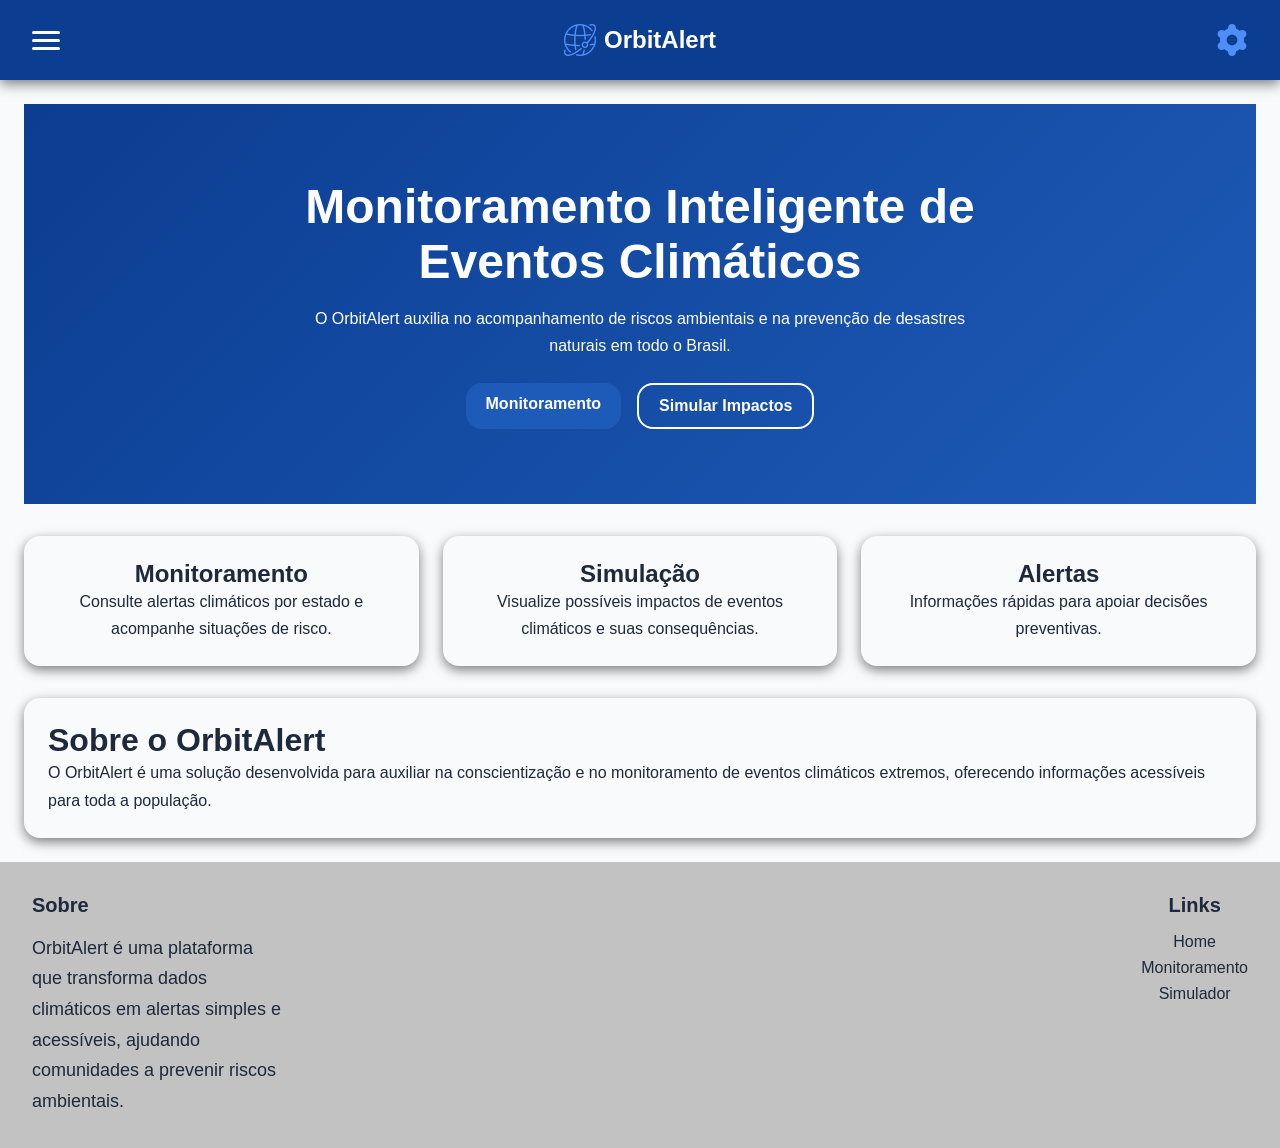
<file: index.html>
<!doctype html>
<html lang="pt-br">
  <head>
    <meta charset="UTF-8" />
    <meta name="viewport" content="width=device-width, initial-scale=1.0" />
    <title>OrbitAlert - Pagina Inicial</title>
    <!-- Css e Java Script externos-->
    <link rel="stylesheet" href="css/main.css" />
    <link rel="stylesheet" href="css/paginas/home.css" />
    <script type="module" src="js/main.js" defer></script>
  </head>
  <body>
    <!--Header-->
    <header class="header">
      <!-- Menu Hamburguer -->
      <button class="menu-btn" id="menuBtn">
        <span></span>
        <span></span>
        <span></span>
      </button>

      <!-- Logo -->
      <a href="index.html" class="logo logo-link">
        <img
          src="assets/icones/logo.png"
          alt="Logo OrbitAlert"
          class="logo-image"
        />
        <h1>OrbitAlert</h1>
      </a>
      <!-- Botões de Configurações -->
      <div class="config">
        <button class="config-btn" id="openconfig">
          <img src="assets/icones/configuracoes.png" alt="Configurações" />
        </button>

        <!-- Dropdown -->
        <div class="config-dropdown" id="configmenu">
          <h3>Aparência</h3>
          <div class="theme-setting">
            <span>Tema Escuro</span>
            <label class="switch">
              <input type="checkbox" id="themeToggle" />
              <span class="slider"></span>
            </label>
          </div>
        </div>
      </div>
    </header>

    <aside>
      <nav class="menu-lateral" id="menuLateral">
        <ul>
          <li>
            <a href="index.html">
              <img src="assets/icones/home.png" alt="Home" />
              <span>Home</span>
            </a>
          </li>

          <li>
            <a href="paginas/sobre.html">
              <img src="assets/icones/sobre.png" alt="Sobre" />
              <span>Sobre</span>
            </a>
          </li>

          <li>
            <a href="paginas/monitoramento.html">
              <img
                src="assets/icones/monitoramento.png"
                alt="Monitoramento"
              />
              <span>Monitoramento</span>
            </a>
          </li>

          <li>
            <a href="paginas/simulador.html">
              <img src="assets/icones/simulacao.png" alt="Simulador" />
              <span>Simulador</span>
            </a>
          </li>

          <li>
            <a href="paginas/faq.html">
              <img src="assets/icones/faq.png" alt="FAQ" />
              <span>FAQ</span>
            </a>
          </li>

          <li>
            <a href="paginas/integrantes.html">
              <img src="assets/icones/integrantes.png" alt="Integrantes" />
              <span>Integrantes</span>
            </a>
          </li>

          <li>
            <a href="paginas/contato.html">
              <img src="assets/icones/contato.png" alt="Contato" />
              <span>Contato</span>
            </a>
          </li>
        </ul>
      </nav>
    </aside>

    <main class="home">
      <section class="hero">
        <div class="hero-content">
          <h2>Monitoramento Inteligente de Eventos Climáticos</h2>

          <p>
            O OrbitAlert auxilia no acompanhamento de riscos ambientais e na
            prevenção de desastres naturais em todo o Brasil.
          </p>

          <div class="hero-actions">
            <a href="paginas/monitoramento.html" class="btn">
              Monitoramento
            </a>

            <a href="paginas/simulador.html" class="btn btn-secondary">
              Simular Impactos
            </a>
          </div>
        </div>
      </section>

      <section class="features">
        <article class="card">
          <h3>Monitoramento</h3>

          <p>
            Consulte alertas climáticos por estado e acompanhe situações de
            risco.
          </p>
        </article>

        <article class="card">
          <h3>Simulação</h3>

          <p>
            Visualize possíveis impactos de eventos climáticos e suas
            consequências.
          </p>
        </article>

        <article class="card">
          <h3>Alertas</h3>

          <p>Informações rápidas para apoiar decisões preventivas.</p>
        </article>
      </section>

      <section class="sobre">
        <div class="card">
          <h2>Sobre o OrbitAlert</h2>

          <p>
            O OrbitAlert é uma solução desenvolvida para auxiliar na
            conscientização e no monitoramento de eventos climáticos extremos,
            oferecendo informações acessíveis para toda a população.
          </p>
        </div>
      </section>
    </main>

    <!--Rodapé -->
    <footer class="footer">
      <div class="footer-container">
        <!-- Sobre -->
        <div class="footer-section">
          <h3>Sobre</h3>
          <p>
            OrbitAlert é uma plataforma que transforma dados climáticos em
            alertas simples e acessíveis, ajudando comunidades a prevenir riscos
            ambientais.
          </p>
        </div>

        <!-- Links -->
        <div class="footer-section">
          <h3 class="footer-links">Links</h3>
          <ul>
            <li><a href="index.html">Home</a></li>
            <li><a href="paginas/monitoramento.html">Monitoramento</a></li>
            <li><a href="paginas/simulador.html">Simulador</a></li>
            <li><a href="pagin
</file>
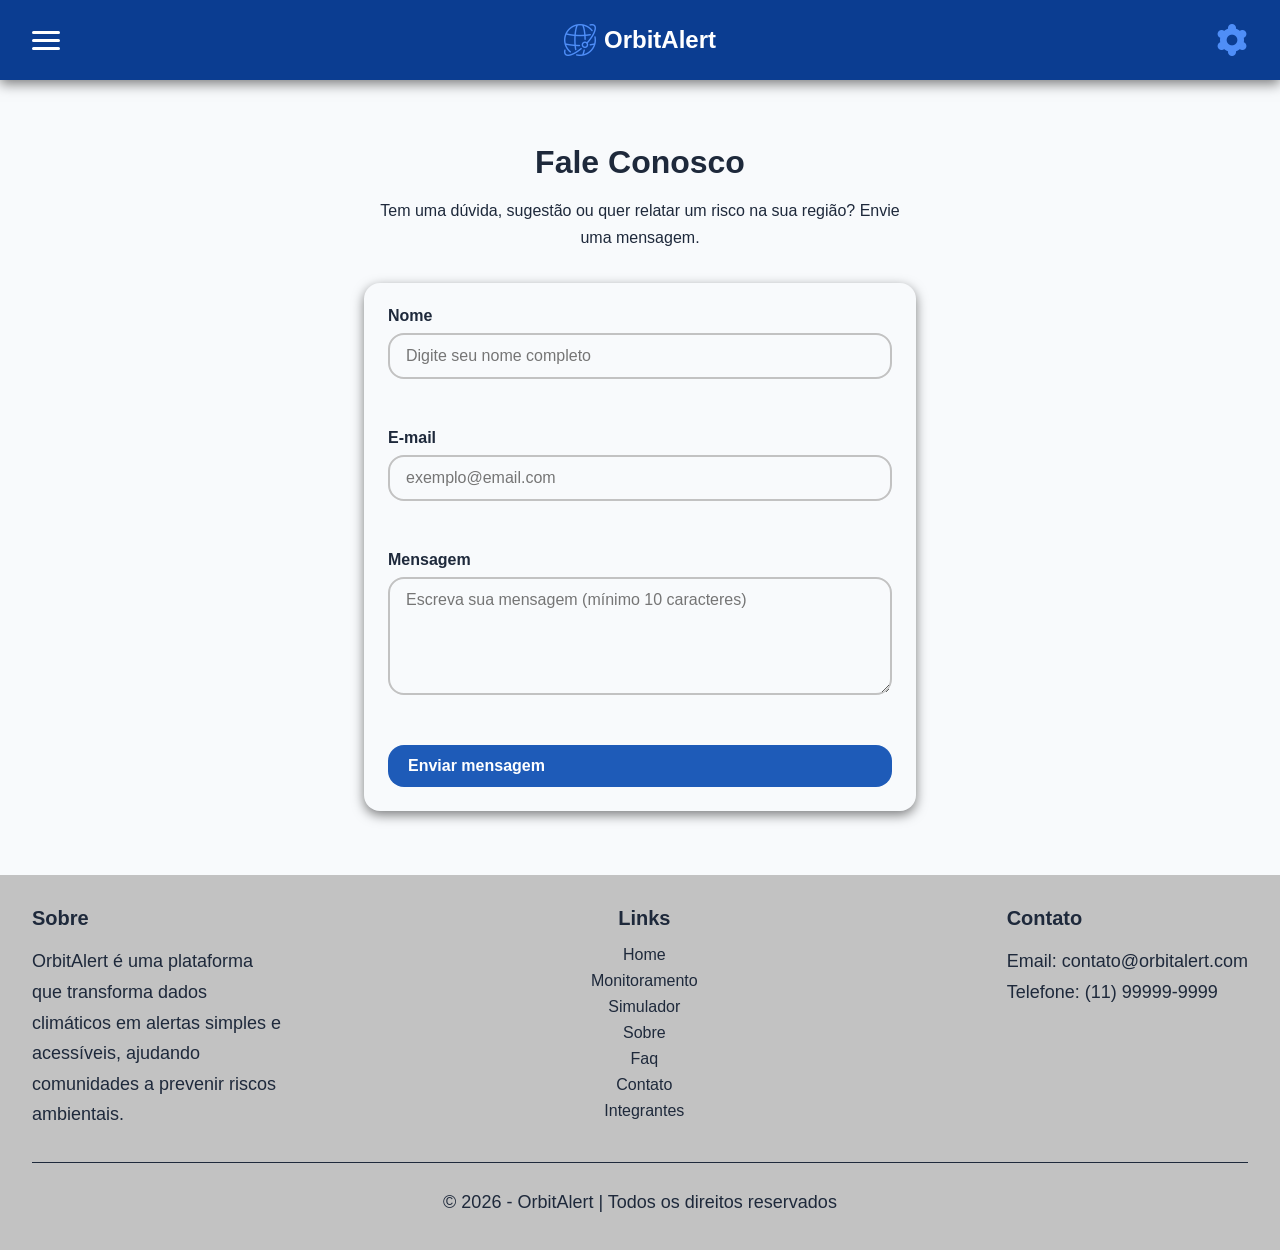
<file: paginas/contato.html>
<!doctype html>
<html lang="pt-br">
  <head>
    <meta charset="UTF-8" />
    <meta name="viewport" content="width=device-width, initial-scale=1.0" />
    <title>OrbitAlert - Contato</title>
    <link rel="stylesheet" href="../css/main.css" />
    <link rel="stylesheet" href="../css/paginas/contato.css" />
    <script type="module" src="../js/main.js" defer></script>
  </head>
  <body>
    <header class="header">
      <button class="menu-btn" id="menuBtn"><span></span><span></span><span></span></button>
      <a href="../index.html" class="logo logo-link">
        <img src="../assets/icones/logo.png" alt="Logo OrbitAlert" class="logo-image" />
        <h1>OrbitAlert</h1>
      </a>
      <div class="config">
        <button class="config-btn" id="openconfig">
          <img src="../assets/icones/configuracoes.png" alt="Configurações" />
        </button>
        <div class="config-dropdown" id="configmenu">
          <h3>Aparência</h3>
          <div class="theme-setting">
            <span>Tema Escuro</span>
            <label class="switch"><input type="checkbox" id="themeToggle" /><span class="slider"></span></label>
          </div>
        </div>
      </div>
    </header>

    <aside>
      <nav class="menu-lateral" id="menuLateral">
        <ul>
          <li><a href="../index.html"><img src="../assets/icones/home.png" alt="Home" /><span>Home</span></a></li>
          <li><a href="../paginas/sobre.html"><img src="../assets/icones/sobre.png" alt="Sobre" /><span>Sobre</span></a></li>
          <li><a href="../paginas/monitoramento.html"><img src="../assets/icones/monitoramento.png" alt="Monitoramento" /><span>Monitoramento</span></a></li>
          <li><a href="../paginas/simulador.html"><img src="../assets/icones/simulacao.png" alt="Simulador" /><span>Simulador</span></a></li>
          <li><a href="../paginas/faq.html"><img src="../assets/icones/faq.png" alt="FAQ" /><span>FAQ</span></a></li>
          <li><a href="../paginas/integrantes.html"><img src="../assets/icones/integrantes.png" alt="Integrantes" /><span>Integrantes</span></a></li>
          <li><a href="../paginas/contato.html"><img src="../assets/icones/contato.png" alt="Contato" /><span>Contato</span></a></li>
        </ul>
      </nav>
    </aside>

    <main class="contato">
      <section class="contato-intro">
        <h2>Fale Conosco</h2>
        <p>Tem uma dúvida, sugestão ou quer relatar um risco na sua região? Envie uma mensagem.</p>
      </section>

      <section class="contato-form-wrapper card">
        <form id="contatoForm" class="contato-form" novalidate>
          <div class="campo">
            <label for="nome">Nome</label>
            <input type="text" id="nome" name="nome" placeholder="Digite seu nome completo" />
            <small class="erro" id="erroNome"></small>
          </div>
          <div class="campo">
            <label for="email">E-mail</label>
            <input type="email" id="email" name="email" placeholder="exemplo@email.com" />
            <small class="erro" id="erroEmail"></small>
          </div>
          <div class="campo">
            <label for="mensagem">Mensagem</label>
            <textarea id="mensagem" name="mensagem" rows="5" placeholder="Escreva sua mensagem (mínimo 10 caracteres)"></textarea>
            <small class="erro" id="erroMensagem"></small>
          </div>
          <button type="submit" class="btn">Enviar mensagem</button>
          <p class="form-sucesso" id="formSucesso">Mensagem enviada com sucesso! Em breve entraremos em contato.</p>
        </form>
      </section>
    </main>

    <footer class="footer">
      <div class="footer-container">
        <div class="footer-section"><h3>Sobre</h3><p>OrbitAlert é uma plataforma que transforma dados climáticos em alertas simples e acessíveis, ajudando comunidades a prevenir riscos ambientais.</p></div>
        <div class="footer-section"><h3 class="footer-links">Links</h3><ul>
          <li><a href="../index.html">Home</a></li>
          <li><a href="../paginas/monitoramento.html">Monitoramento</a></li>
          <li><a href="../paginas/simulador.html">Simulador</a></li>
          <li><a href="../paginas/sobre.html">Sobre</a></li>
          <li><a href="../paginas/faq.html">Faq</a></li>
          <li><a href="../paginas/contato.html">Contato</a></li>
          <li><a href="../paginas/integrantes.html">Integrantes</a></li>
        </ul></div>
        <div class="footer-section"><h3>Contato</h3><p>Email: contato@orbitalert.com</p><p>Telefone: (11) 99999-9999</p></div>
      </div>
      <div class="footer-bottom"><p>© 2026 - OrbitAlert | Todos os direitos reservados</p></div>
    </footer>
  </body>
</html>
</file>
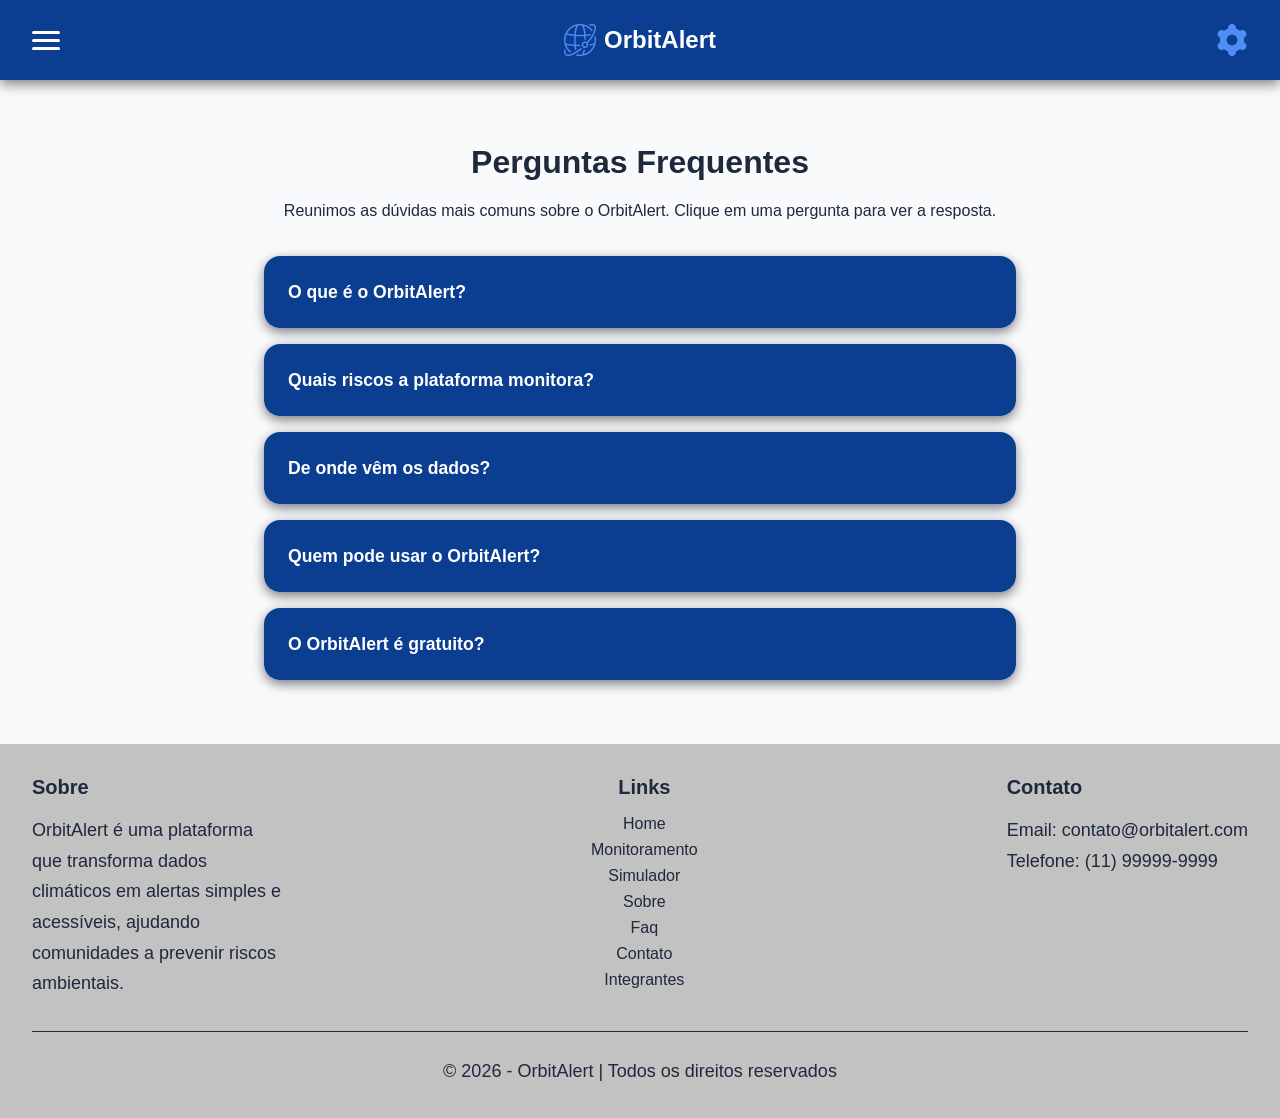
<file: paginas/faq.html>
<!doctype html>
<html lang="pt-br">
  <head>
    <meta charset="UTF-8" />
    <meta name="viewport" content="width=device-width, initial-scale=1.0" />
    <title>OrbitAlert - Perguntas Frequentes</title>
    <link rel="stylesheet" href="../css/main.css" />
    <link rel="stylesheet" href="../css/paginas/faq.css" />
    <script type="module" src="../js/main.js" defer></script>
  </head>
  <body>
    <header class="header">
      <button class="menu-btn" id="menuBtn"><span></span><span></span><span></span></button>
      <a href="../index.html" class="logo logo-link">
        <img src="../assets/icones/logo.png" alt="Logo OrbitAlert" class="logo-image" />
        <h1>OrbitAlert</h1>
      </a>
      <div class="config">
        <button class="config-btn" id="openconfig">
          <img src="../assets/icones/configuracoes.png" alt="Configurações" />
        </button>
        <div class="config-dropdown" id="configmenu">
          <h3>Aparência</h3>
          <div class="theme-setting">
            <span>Tema Escuro</span>
            <label class="switch"><input type="checkbox" id="themeToggle" /><span class="slider"></span></label>
          </div>
        </div>
      </div>
    </header>

    <aside>
      <nav class="menu-lateral" id="menuLateral">
        <ul>
          <li><a href="../index.html"><img src="../assets/icones/home.png" alt="Home" /><span>Home</span></a></li>
          <li><a href="../paginas/sobre.html"><img src="../assets/icones/sobre.png" alt="Sobre" /><span>Sobre</span></a></li>
          <li><a href="../paginas/monitoramento.html"><img src="../assets/icones/monitoramento.png" alt="Monitoramento" /><span>Monitoramento</span></a></li>
          <li><a href="../paginas/simulador.html"><img src="../assets/icones/simulacao.png" alt="Simulador" /><span>Simulador</span></a></li>
          <li><a href="../paginas/faq.html"><img src="../assets/icones/faq.png" alt="FAQ" /><span>FAQ</span></a></li>
          <li><a href="../paginas/integrantes.html"><img src="../assets/icones/integrantes.png" alt="Integrantes" /><span>Integrantes</span></a></li>
          <li><a href="../paginas/contato.html"><img src="../assets/icones/contato.png" alt="Contato" /><span>Contato</span></a></li>
        </ul>
      </nav>
    </aside>

    <main class="faq">
      <section class="faq-intro">
        <h2>Perguntas Frequentes</h2>
        <p>Reunimos as dúvidas mais comuns sobre o OrbitAlert. Clique em uma pergunta para ver a resposta.</p>
      </section>

      <section class="faq-lista">
        <article class="faq-item">
          <button class="faq-pergunta" type="button"><span>O que é o OrbitAlert?</span><span class="faq-icone">+</span></button>
          <div class="faq-resposta"><p>O OrbitAlert é uma plataforma de monitoramento de riscos climáticos que usa dados de satélite para emitir alertas de enchente, queimada e seca, ajudando comunidades a se prevenirem.</p></div>
        </article>
        <article class="faq-item">
          <button class="faq-pergunta" type="button"><span>Quais riscos a plataforma monitora?</span><span class="faq-icone">+</span></button>
          <div class="faq-resposta"><p>Monitoramos três tipos de risco: enchentes, queimadas e secas. Cada alerta recebe um nível de gravidade: baixo, moderado, alto ou crítico.</p></div>
        </article>
        <article class="faq-item">
          <button class="faq-pergunta" type="button"><span>De onde vêm os dados?</span><span class="faq-icone">+</span></button>
          <div class="faq-resposta"><p>Os dados são obtidos de fontes de observação por satélite, como imagens e leituras ambientais, e organizados por região para gerar os alertas exibidos no painel de monitoramento.</p></div>
        </article>
        <article class="faq-item">
          <button class="faq-pergunta" type="button"><span>Quem pode usar o OrbitAlert?</span><span class="faq-icone">+</span></button>
          <div class="faq-resposta"><p>A plataforma é voltada para agricultores, comunidades rurais, gestores municipais e a Defesa Civil, mas qualquer pessoa pode consultar os alertas da sua região.</p></div>
        </article>
        <article class="faq-item">
          <button class="faq-pergunta" type="button"><span>O OrbitAlert é gratuito?</span><span class="faq-icone">+</span></button>
          <div class="faq-resposta"><p>A consulta de alertas é gratuita. Recursos avançados, como relatórios para gestão pública, fazem parte do modelo de negócio descrito na seção Sobre.</p></div>
        </article>
      </section>
    </main>

    <footer class="footer">
      <div class="footer-container">
        <div class="footer-section"><h3>Sobre</h3><p>OrbitAlert é uma plataforma que transforma dados climáticos em alertas simples e acessíveis, ajudando comunidades a prevenir riscos ambientais.</p></div>
        <div class="footer-section"><h3 class="footer-links">Links</h3><ul>
          <li><a href="../index.html">Home</a></li>
          <li><a href="../paginas/monitoramento.html">Monitoramento</a></li>
          <li><a href="../paginas/simulador.html">Simulador</a></li>
          <li><a href="../paginas/sobre.html">Sobre</a></li>
          <li><a href="../paginas/faq.html">Faq</a></li>
          <li><a href="../paginas/contato.html">Contato</a></li>
          <li><a href="../paginas/integrantes.html">Integrantes</a></li>
        </ul></div>
        <div class="footer-section"><h3>Contato</h3><p>Email: contato@orbitalert.com</p><p>Telefone: (11) 99999-9999</p></div>
      </div>
      <div class="footer-bottom"><p>© 2026 - OrbitAlert | Todos os direitos reservados</p></div>
    </footer>
  </body>
</html>
</file>
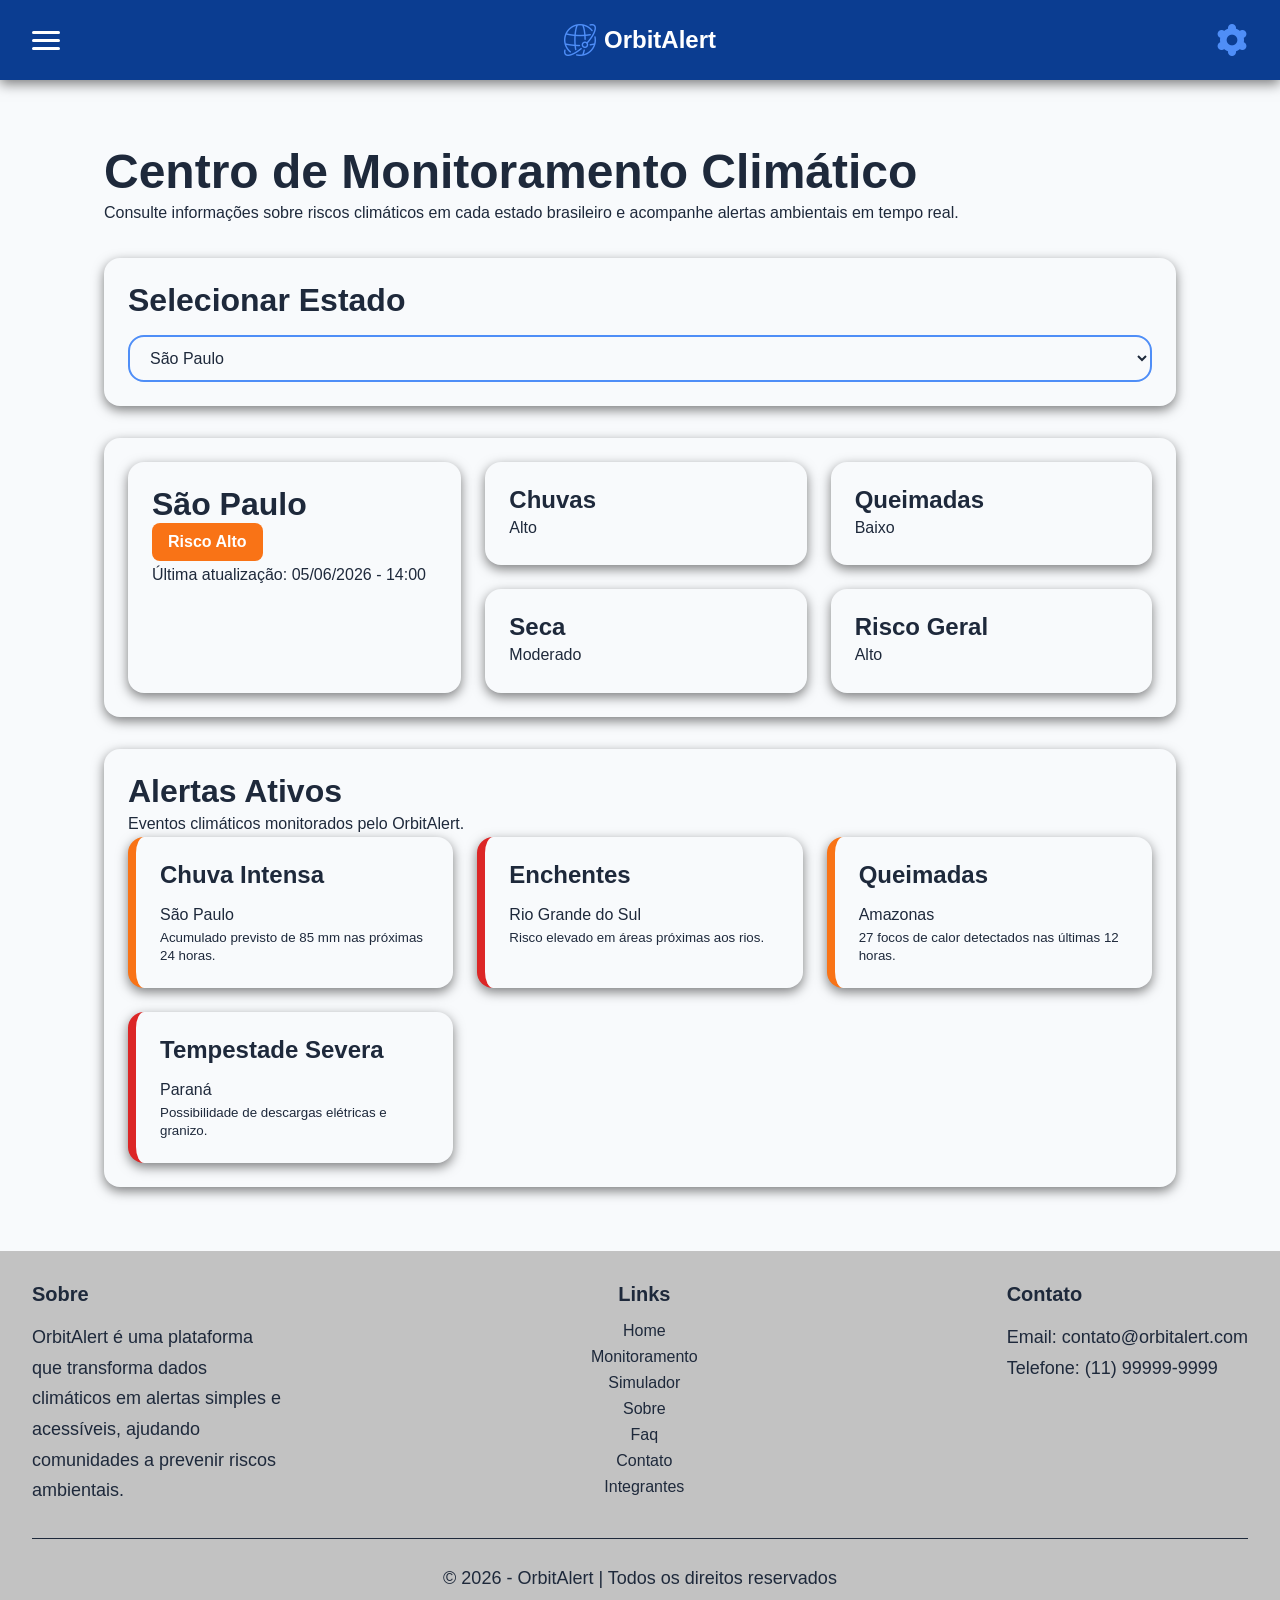
<file: paginas/monitoramento.html>
<!doctype html>
<html lang="pt-br">
  <head>
    <meta charset="UTF-8" />
    <meta name="viewport" content="width=device-width, initial-scale=1.0" />
    <title>Monitoramento dos Estados</title>
    <!-- Css e Java Script externos-->
    <link rel="stylesheet" href="../css/main.css" />
    <link rel="stylesheet" href="../css/paginas/monitoramento.css" />
    <script src="../js/dados/estados.js" defer></script>
    <script src="../js/paginas/monitoramento.js" defer></script>
    <script type="module" src="../js/main.js" defer></script>
  </head>
  <body>
    <!--Header-->
    <header class="header">
      <!-- Menu Hamburguer -->
      <button class="menu-btn" id="menuBtn">
        <span></span>
        <span></span>
        <span></span>
      </button>

      <!-- Logo -->
      <a href="../index.html" class="logo logo-link">
        <img
          src="../assets/icones/logo.png"
          alt="Logo OrbitAlert"
          class="logo-image"
        />
        <h1>OrbitAlert</h1>
      </a>
      <!-- Botões de Configurações -->
      <div class="config">
        <button class="config-btn" id="openconfig">
          <img src="../assets/icones/configuracoes.png" alt="Configurações" />
        </button>

        <!-- Dropdown -->
        <div class="config-dropdown" id="configmenu">
          <h3>Aparência</h3>
          <div class="theme-setting">
            <span>Tema Escuro</span>
            <label class="switch">
              <input type="checkbox" id="themeToggle" />
              <span class="slider"></span>
            </label>
          </div>
        </div>
      </div>
    </header>

    <aside>
      <nav class="menu-lateral" id="menuLateral">
        <ul>
          <li>
            <a href="../index.html">
              <img src="../assets/icones/home.png" alt="Home" />
              <span>Home</span>
            </a>
          </li>

          <li>
            <a href="../paginas/sobre.html">
              <img src="../assets/icones/sobre.png" alt="Sobre" />
              <span>Sobre</span>
            </a>
          </li>

          <li>
            <a href="../paginas/monitoramento.html">
              <img
                src="../assets/icones/monitoramento.png"
                alt="Monitoramento"
              />
              <span>Monitoramento</span>
            </a>
          </li>

          <li>
            <a href="../paginas/simulador.html">
              <img src="../assets/icones/simulacao.png" alt="Simulador" />
              <span>Simulador</span>
            </a>
          </li>

          <li>
            <a href="../paginas/faq.html">
              <img src="../assets/icones/faq.png" alt="FAQ" />
              <span>FAQ</span>
            </a>
          </li>

          <li>
            <a href="../paginas/integrantes.html">
              <img src="../assets/icones/integrantes.png" alt="Integrantes" />
              <span>Integrantes</span>
            </a>
          </li>

          <li>
            <a href="../paginas/contato.html">
              <img src="../assets/icones/contato.png" alt="Contato" />
              <span>Contato</span>
            </a>
          </li>
        </ul>
      </nav>
    </aside>

    <main class="monitoramento">
      <!-- Título da Página -->
      <section class="monitoramento-intro">
        <h1>Centro de Monitoramento Climático</h1>
        <p>
          Consulte informações sobre riscos climáticos em cada estado brasileiro
          e acompanhe alertas ambientais em tempo real.
        </p>
      </section>

      <!-- Filtro -->
      <section class="select-container card">
        <h2 for="estado">Selecionar Estado</h2>

        <select id="estado">
          <option value="AC">Acre</option>
          <option value="AL">Alagoas</option>
          <option value="AP">Amapá</option>
          <option value="AM">Amazonas</option>
          <option value="BA">Bahia</option>
          <option value="CE">Ceará</option>
          <option value="DF">Distrito Federal</option>
          <option value="ES">Espírito Santo</option>
          <option value="GO">Goiás</option>
          <option value="MA">Maranhão</option>
          <option value="MT">Mato Grosso</option>
          <option value="MS">Mato Grosso do Sul</option>
          <option value="MG">Minas Gerais</option>
          <option value="PA">Pará</option>
          <option value="PB">Paraíba</option>
          <option value="PR">Paraná</option>
          <option value="PE">Pernambuco</option>
          <option value="PI">Piauí</option>
          <option value="RJ">Rio de Janeiro</option>
          <option value="RN">Rio Grande do Norte</option>
          <option value="RS">Rio Grande do Sul</option>
          <option value="RO">Rondônia</option>
          <option value="RR">Roraima</option>
          <option value="SC">Santa Catarina</option>
          <option value="SP" selected>São Paulo</option>
          <option value="SE">Sergipe</option>
          <option value="TO">Tocantins</option>
        </select>
      </section>

      <!-- Painel Principal -->
      <section class="painel-monitoramento card">
        <div class="card info-geral">
          <h2 id="nomeEstado">São Paulo</h2>

          <div class="status alto" id="statusGeral">Risco Alto</div>

          <p>
            Última atualização:
            <span id="atualizacao">05/06/2026 - 14:00</span>
          </p>
        </div>

        <!-- Indicadores -->
        <div class="indicadores">
          <div class="card indicador">
            <h3>Chuvas</h3>
            <p id="chuva">Alto</p>
          </div>

          <div class="card indicador">
            <h3>Queimadas</h3>
            <p id="queimadas">Baixo</p>
          </div>

          <div class="card indicador">
            <h3>Seca</h3>
            <p id="seca">Moderado</p>
          </div>

          <div class="card indicador">
            <h3>Risco Geral</h3>
            <p id="risco">Alto</p>
          </div>
        </div>
      </section>

      <!-- Alertas -->
      <section class="historico-alertas card">
        <h2>Alertas Ativos</h2>

        <p class="subtitulo-alertas">
          Eventos climáticos monitorados pelo OrbitAlert.
        </p>

        <div class="alertas-grid">
          <article class="alerta-card alerta-alto">
            <div class="alerta-topo">
              <h3>Chuva Intensa</h3>
            </div>

            <p>São Paulo</p>

            <small> Acumulado previsto de 85 mm nas próximas 24 horas. </small>
          </article>

          <article class="alerta-card alerta-extremo">
            <div class="alerta-topo">
              <h3>Enchentes</h3>
            </div>

            <p>Rio Grande do Sul</p>

            <small> Risco elevado em áreas próximas aos rios. </small>
          </article>

          <article class="alerta-card alerta-alto">
            <div class="alerta-topo">
              <h3>Queimadas</h3>
            </div>

            <p>Amazonas</p>

            <small> 27 focos de calor detectados nas últimas 12 horas. </small>
          </article>
          <article class="alerta-card alerta-extremo">
            <div class="alerta-topo">
              <h3>Tempestade Severa</h3>
            </div>

            <p>Paraná</p>

            <small> Possibilidade de descargas elétricas e granizo. </small>
          </article>
        </div>
      </section>
    </main>
    <!--Rodapé -->
    <footer class="footer">
      <div class="footer-container">
        <!-- Sobre -->
        <div class="footer-section">
          <h3>Sobre</h3>
          <p>OrbitAlert é uma plataforma que transforma dados climáticos em alertas simples e acessíveis, ajudando comunidades a prevenir riscos ambientais.</p>
        </div>

        <!-- Links -->
        <div class="footer-section">
          <h3 class="footer-links">Links</h3>
          <ul>
            <li><a href="../index.html">Home</a></li>
            <li><a href="../paginas/monitoramento.html">Monitoramento</a></li>
            <li><a href="../paginas/simulador.html">Simulador</a></li>
            <li><a href="../paginas/sobre.html">Sobre</a></li>
            <li><a href="../paginas/faq.html">Faq</a></li>
            <li><a href="../paginas/contato.html">Contato</a></li>
            <li><a href="../paginas/integrantes.html">Integrantes</a></li>
          </ul>
        </div>

        <!-- Contato -->
        <div class="footer-section">
          <h3>Contato</h3>
          <p>Email: contato@orbitalert.com</p>
          <p>Telefone: (11) 99999-9999</p>
        </div>
      </div>

      <!-- LINHA FINAL -->
      <div class="footer-bottom">
        <p>© 2026 - OrbitAlert | Todos os direitos reservados</p>
      </div>
    </footer>
  </body>
</html>
</file>
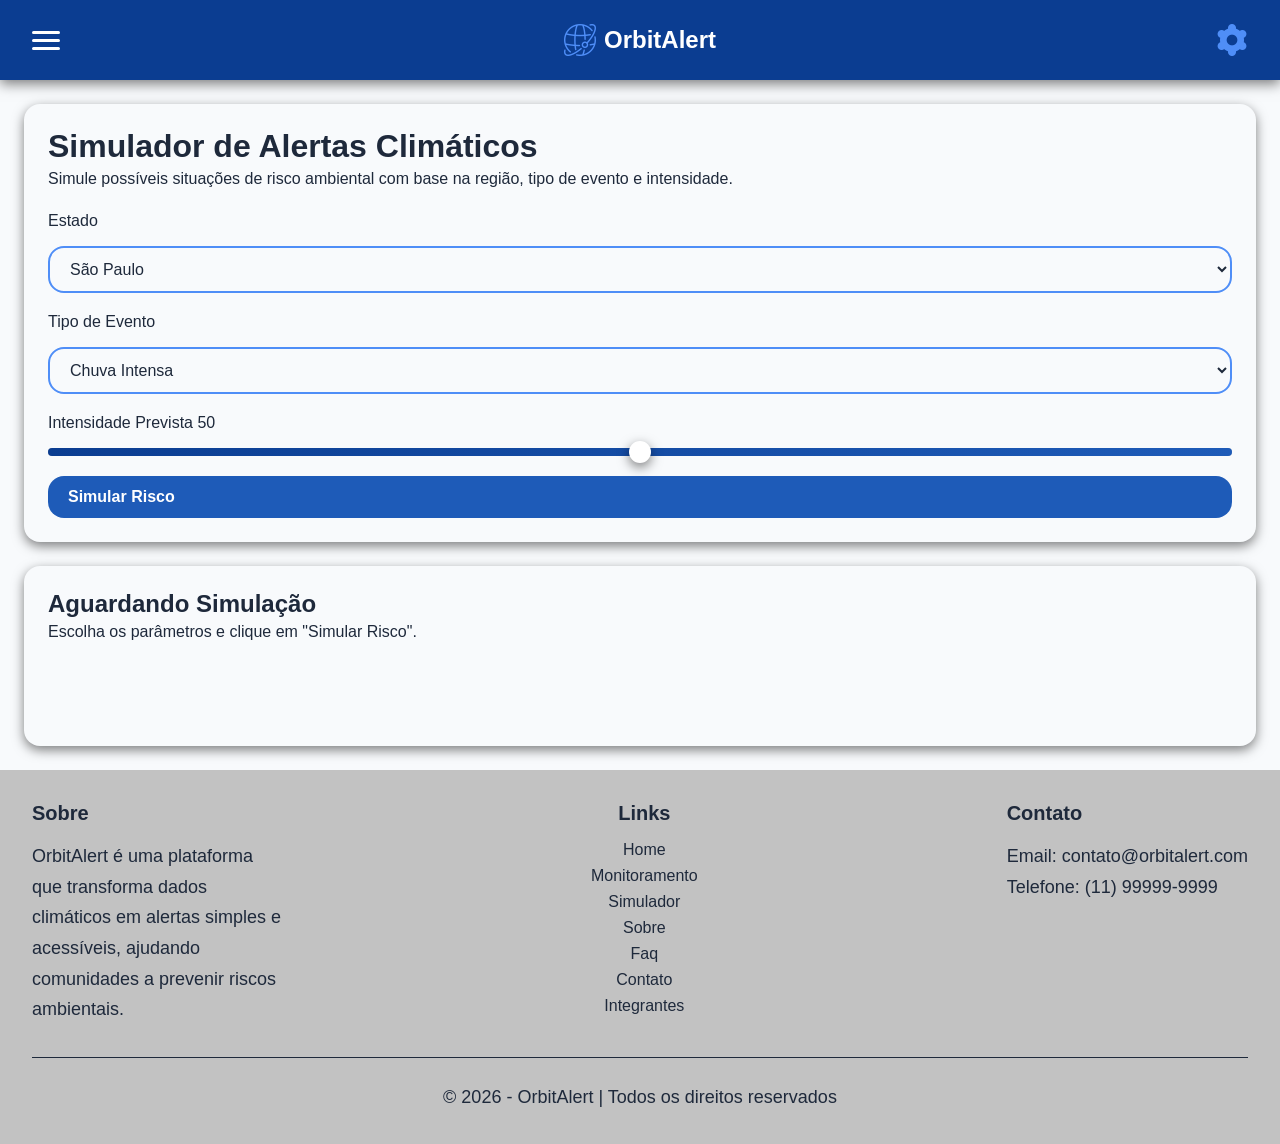
<file: paginas/simulador.html>
<!doctype html>
<html lang="pt-br">
  <head>
    <meta charset="UTF-8" />
    <meta name="viewport" content="width=device-width, initial-scale=1.0" />
    <title>Simulador</title>
    <!-- Css e Java Script externos-->
    <link rel="stylesheet" href="../css/main.css" />
    <link rel="stylesheet" href="../css/paginas/simulador.css" />
    <script type="module" src="../js/main.js" defer></script>
    <script type="module" src="../js/paginas/simulador.js" defer></script>
  </head>
  <body>
    <!--Header-->
    <header class="header">
      <!-- Menu Hamburguer -->
      <button class="menu-btn" id="menuBtn">
        <span></span>
        <span></span>
        <span></span>
      </button>

      <!-- Logo -->
      <a href="../index.html" class="logo logo-link">
        <img
          src="../assets/icones/logo.png"
          alt="Logo OrbitAlert"
          class="logo-image"
        />
        <h1>OrbitAlert</h1>
      </a>
      <!-- Botões de Configurações -->
      <div class="config">
        <button class="config-btn" id="openconfig">
          <img src="../assets/icones/configuracoes.png" alt="Configurações" />
        </button>

        <!-- Dropdown -->
        <div class="config-dropdown" id="configmenu">
          <h3>Aparência</h3>
          <div class="theme-setting">
            <span>Tema Escuro</span>
            <label class="switch">
              <input type="checkbox" id="themeToggle" />
              <span class="slider"></span>
            </label>
          </div>
        </div>
      </div>
    </header>

    <aside>
      <nav class="menu-lateral" id="menuLateral">
        <ul>
          <li>
            <a href="../index.html">
              <img src="../assets/icones/home.png" alt="Home" />
              <span>Home</span>
            </a>
          </li>

          <li>
            <a href="../paginas/sobre.html">
              <img src="../assets/icones/sobre.png" alt="Sobre" />
              <span>Sobre</span>
            </a>
          </li>

          <li>
            <a href="../paginas/monitoramento.html">
              <img
                src="../assets/icones/monitoramento.png"
                alt="Monitoramento"
              />
              <span>Monitoramento</span>
            </a>
          </li>

          <li>
            <a href="../paginas/simulador.html">
              <img src="../assets/icones/simulacao.png" alt="Simulador" />
              <span>Simulador</span>
            </a>
          </li>

          <li>
            <a href="../paginas/faq.html">
              <img src="../assets/icones/faq.png" alt="FAQ" />
              <span>FAQ</span>
            </a>
          </li>

          <li>
            <a href="../paginas/integrantes.html">
              <img src="../assets/icones/integrantes.png" alt="Integrantes" />
              <span>Integrantes</span>
            </a>
          </li>

          <li>
            <a href="../paginas/contato.html">
              <img src="../assets/icones/contato.png" alt="Contato" />
              <span>Contato</span>
            </a>
          </li>
        </ul>
      </nav>
    </aside>
    <main class="simulador-page">
      <section class="card">
        <h2>Simulador de Alertas Climáticos</h2>

        <p>
          Simule possíveis situações de risco ambiental com base na região, tipo
          de evento e intensidade.
        </p>

        <form class="simulador-form">
          <div class="select-container">
            <label for="estado"> Estado </label>

            <select id="estado">
              <option value="AC">Acre</option>
              <option value="AL">Alagoas</option>
              <option value="AP">Amapá</option>
              <option value="AM">Amazonas</option>
              <option value="BA">Bahia</option>
              <option value="CE">Ceará</option>
              <option value="DF">Distrito Federal</option>
              <option value="ES">Espírito Santo</option>
              <option value="GO">Goiás</option>
              <option value="MA">Maranhão</option>
              <option value="MT">Mato Grosso</option>
              <option value="MS">Mato Grosso do Sul</option>
              <option value="MG">Minas Gerais</option>
              <option value="PA">Pará</option>
              <option value="PB">Paraíba</option>
              <option value="PR">Paraná</option>
              <option value="PE">Pernambuco</option>
              <option value="PI">Piauí</option>
              <option value="RJ">Rio de Janeiro</option>
              <option value="RN">Rio Grande do Norte</option>
              <option value="RS">Rio Grande do Sul</option>
              <option value="RO">Rondônia</option>
              <option value="RR">Roraima</option>
              <option value="SC">Santa Catarina</option>
              <option value="SP" selected>São Paulo</option>
              <option value="SE">Sergipe</option>
              <option value="TO">Tocantins</option>
            </select>
          </div>

          <div class="select-container">
            <label for="evento"> Tipo de Evento </label>

            <select id="evento">
              <option value="chuva">Chuva Intensa</option>

              <option value="seca">Seca</option>

              <option value="queimada">Queimada</option>

              <option value="enchente">Enchente</option>
            </select>
          </div>

          <div class="select-container">
            <label for="intensidade">
              Intensidade Prevista

              <span id="valorIntensidade"> 50 </span>
            </label>

            <input type="range" id="intensidade" min="0" max="100" value="50" />
          </div>

          <button type="button" id="btnSimular" class="btn">Simular Risco</button>
        </form>
      </section>

      <section class="card resultado" id="resultado">
        <h3>Aguardando Simulação</h3>

        <p>Escolha os parâmetros e clique em "Simular Risco".</p>
      </section>
    </main>
    <!--Rodapé -->
    <footer class="footer">
      <div class="footer-container">
        <!-- Sobre -->
        <div class="footer-section">
          <h3>Sobre</h3>
          <p>
            OrbitAlert é uma plataforma que transforma dados climáticos em
            alertas simples e acessíveis, ajudando comunidades a prevenir riscos
            ambientais.
          </p>
        </div>

        <!-- Links -->
        <div class="footer-section">
          <h3 class="footer-links">Links</h3>
          <ul>
            <li><a href="../index.html">Home</a></li>
            <li><a href="../paginas/monitoramento.html">Monitoramento</a></li>
            <li><a href="../paginas/simulador.html">Simulador</a></li>
            <li><a href="../paginas/sobre.html">Sobre</a></li>
            <li><a href="../paginas/faq.html">Faq</a></li>
            <li><a href="../paginas/contato.html">Contato</a></li>
            <li><a href="../paginas/integrantes.html">Integrantes</a></li>
          </ul>
        </div>

        <!-- Contato -->
        <div class="footer-section">
          <h3>Contato</h3>
          <p>Email: contato@orbitalert.com</p>
          <p>Telefone: (11) 99999-9999</p>
        </div>
      </div>

      <!-- LINHA FINAL -->
      <div class="footer-bottom">
        <p>© 2026 - OrbitAlert | Todos os direitos reservados</p>
      </div>
    </footer>
  </body>
</html>
</file>
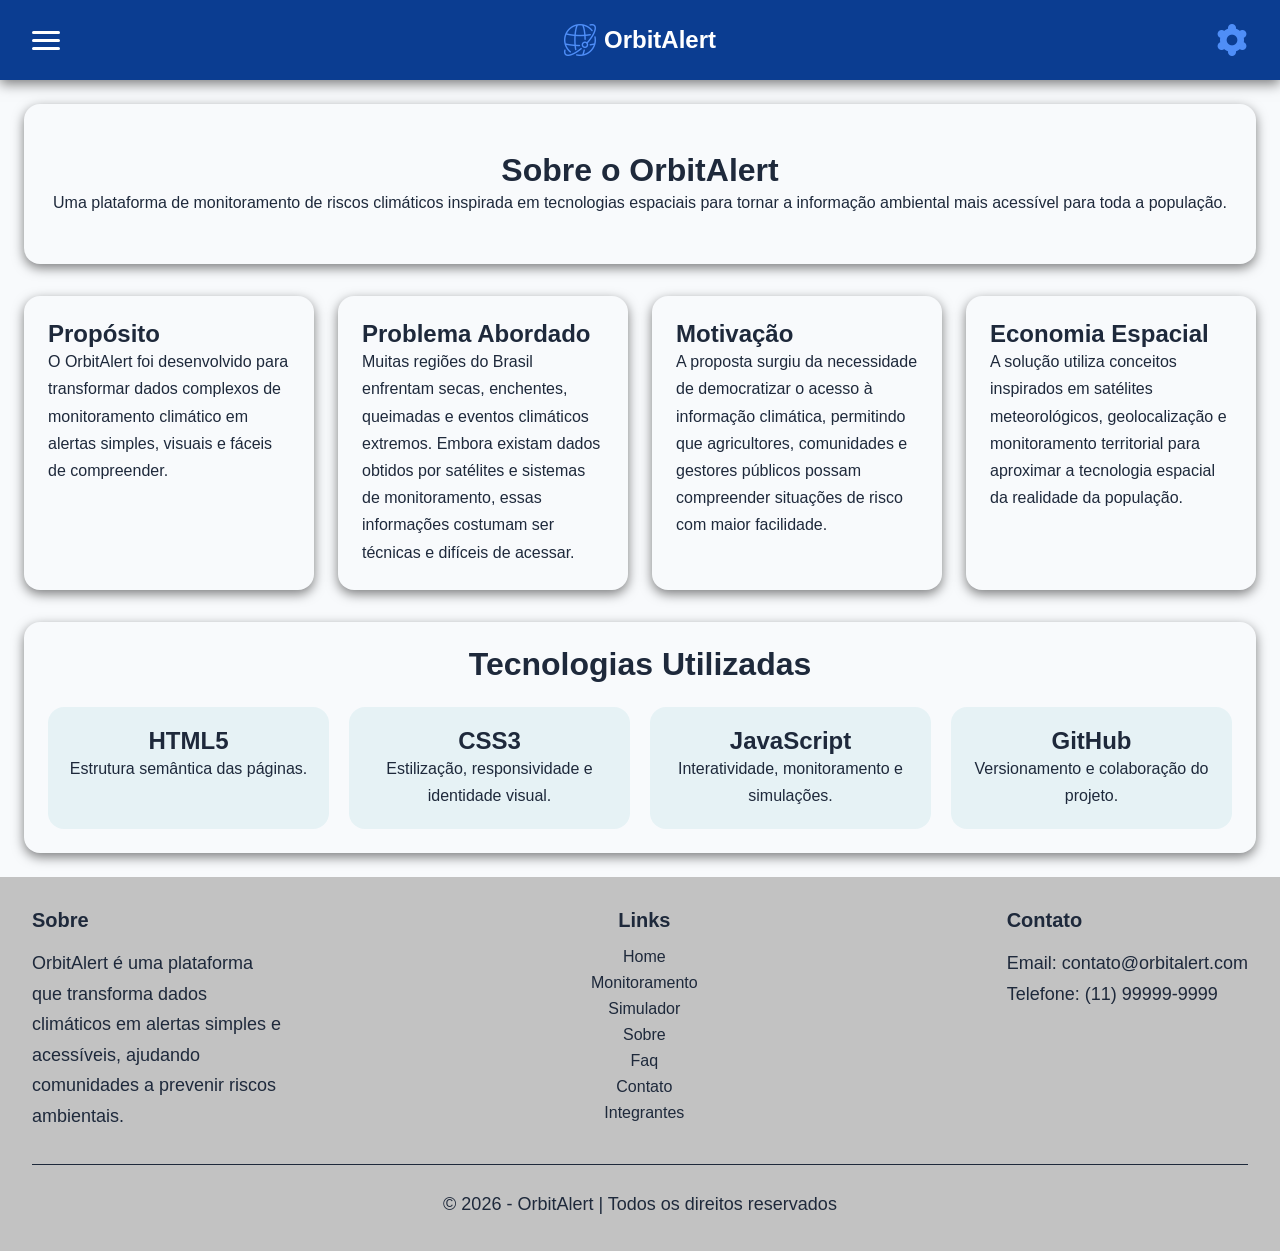
<file: paginas/sobre.html>
<!doctype html>
<html lang="pt-br">
  <head>
    <meta charset="UTF-8" />
    <meta name="viewport" content="width=device-width, initial-scale=1.0" />
    <title>Sobre o OrbitAlert</title>
    <!-- Css e Java Script externos-->
    <link rel="stylesheet" href="../css/main.css" />
    <link rel="stylesheet" href="../css/paginas/sobre.css" />
    <script type="module" src="../js/main.js" defer></script>
  </head>
  <body>
    <!--Header-->
    <header class="header">
      <!-- Menu Hamburguer -->
      <button class="menu-btn" id="menuBtn">
        <span></span>
        <span></span>
        <span></span>
      </button>

      <!-- Logo -->
      <a href="../index.html" class="logo logo-link">
        <img
          src="../assets/icones/logo.png"
          alt="Logo OrbitAlert"
          class="logo-image"
        />
        <h1>OrbitAlert</h1>
      </a>
      <!-- Botões de Configurações -->
      <div class="config">
        <button class="config-btn" id="openconfig">
          <img src="../assets/icones/configuracoes.png" alt="Configurações" />
        </button>

        <!-- Dropdown -->
        <div class="config-dropdown" id="configmenu">
          <h3>Aparência</h3>
          <div class="theme-setting">
            <span>Tema Escuro</span>
            <label class="switch">
              <input type="checkbox" id="themeToggle" />
              <span class="slider"></span>
            </label>
          </div>
        </div>
      </div>
    </header>

    <aside>
      <nav class="menu-lateral" id="menuLateral">
        <ul>
          <li>
            <a href="../index.html">
              <img src="../assets/icones/home.png" alt="Home" />
              <span>Home</span>
            </a>
          </li>

          <li>
            <a href="../paginas/sobre.html">
              <img src="../assets/icones/sobre.png" alt="Sobre" />
              <span>Sobre</span>
            </a>
          </li>

          <li>
            <a href="../paginas/monitoramento.html">
              <img
                src="../assets/icones/monitoramento.png"
                alt="Monitoramento"
              />
              <span>Monitoramento</span>
            </a>
          </li>

          <li>
            <a href="../paginas/simulador.html">
              <img src="../assets/icones/simulacao.png" alt="Simulador" />
              <span>Simulador</span>
            </a>
          </li>

          <li>
            <a href="../paginas/faq.html">
              <img src="../assets/icones/faq.png" alt="FAQ" />
              <span>FAQ</span>
            </a>
          </li>

          <li>
            <a href="../paginas/integrantes.html">
              <img src="../assets/icones/integrantes.png" alt="Integrantes" />
              <span>Integrantes</span>
            </a>
          </li>

          <li>
            <a href="../paginas/contato.html">
              <img src="../assets/icones/contato.png" alt="Contato" />
              <span>Contato</span>
            </a>
          </li>
        </ul>
      </nav>
    </aside>

    <main class="sobre-page">
      <section class="hero-sobre card">
        <h2>Sobre o OrbitAlert</h2>

        <p>
          Uma plataforma de monitoramento de riscos climáticos inspirada em
          tecnologias espaciais para tornar a informação ambiental mais
          acessível para toda a população.
        </p>
      </section>

      <section class="sobre-grid">
        <article class="card">
          <h3>Propósito</h3>

          <p>
            O OrbitAlert foi desenvolvido para transformar dados complexos de
            monitoramento climático em alertas simples, visuais e fáceis de
            compreender.
          </p>
        </article>

        <article class="card">
          <h3>Problema Abordado</h3>

          <p>
            Muitas regiões do Brasil enfrentam secas, enchentes, queimadas e
            eventos climáticos extremos. Embora existam dados obtidos por
            satélites e sistemas de monitoramento, essas informações costumam
            ser técnicas e difíceis de acessar.
          </p>
        </article>

        <article class="card">
          <h3>Motivação</h3>

          <p>
            A proposta surgiu da necessidade de democratizar o acesso à
            informação climática, permitindo que agricultores, comunidades e
            gestores públicos possam compreender situações de risco com maior
            facilidade.
          </p>
        </article>

        <article class="card">
          <h3>Economia Espacial</h3>

          <p>
            A solução utiliza conceitos inspirados em satélites meteorológicos,
            geolocalização e monitoramento territorial para aproximar a
            tecnologia espacial da realidade da população.
          </p>
        </article>
      </section>

      <section class="card tecnologias">
        <h2>Tecnologias Utilizadas</h2>

        <div class="tech-grid">
          <div class="tech-item">
            <h3>HTML5</h3>
            <p>Estrutura semântica das páginas.</p>
          </div>

          <div class="tech-item">
            <h3>CSS3</h3>
            <p>Estilização, responsividade e identidade visual.</p>
          </div>

          <div class="tech-item">
            <h3>JavaScript</h3>
            <p>Interatividade, monitoramento e simulações.</p>
          </div>

          <div class="tech-item">
            <h3>GitHub</h3>
            <p>Versionamento e colaboração do projeto.</p>
          </div>
        </div>
      </section>
    </main>
    <!--Rodapé -->
    <footer class="footer">
      <div class="footer-container">
        <!-- Sobre -->
        <div class="footer-section">
          <h3>Sobre</h3>
          <p>
            OrbitAlert é uma plataforma que transforma dados climáticos em
            alertas simples e acessíveis, ajudando comunidades a prevenir riscos
            ambientais.
          </p>
        </div>

        <!-- Links -->
        <div class="footer-section">
          <h3 class="footer-links">Links</h3>
          <ul>
            <li><a href="../index.html">Home</a></li>
            <li><a href="../paginas/monitoramento.html">Monitoramento</a></li>
            <li><a href="../paginas/simulador.html">Simulador</a></li>
            <li><a href="../paginas/sobre.html">Sobre</a></li>
            <li><a href="../paginas/faq.html">Faq</a></li>
            <li><a href="../paginas/contato.html">Contato</a></li>
            <li><a href="../paginas/integrantes.html">Integrantes</a></li>
          </ul>
        </div>

        <!-- Contato -->
        <div class="footer-section">
          <h3>Contato</h3>
          <p>Email: contato@orbitalert.com</p>
          <p>Telefone: (11) 99999-9999</p>
        </div>
      </div>

      <!-- LINHA FINAL -->
      <div class="footer-bottom">
        <p>© 2026 - OrbitAlert | Todos os direitos reservados</p>
      </div>
    </footer>
  </body>
</html>
</file>
<file: css/main.css>
/* BASE */
@import url("./base/variaveis.css");
@import url("./base/reset.css");
@import url("./base/global.css");
@import url("./base/tipografia.css");

/* COMPONENTES */
@import url("./componentes/status.css");
@import url("./componentes/card.css");
@import url("./componentes/select.css");
@import url("./componentes/alerta.css");
@import url("./componentes/header.css");
@import url("./componentes/sidebar.css");
@import url("./componentes/footer.css");
@import url("./componentes/config.css");
@import url("./componentes/switch.css");
@import url("./componentes/range.css");
@import url("./componentes/botao.css");
</file>
<file: css/paginas/home.css>
.home{

    display: flex;

    flex-direction: column;

    gap: 32px;

    padding: 24px;
    
}

/* Hero */
.hero{

    min-height: 400px;

    display: flex;

    align-items: center;

    justify-content: center;
}

/*Conteudo*/
.hero-content{

    max-width: 700px;

    text-align: center;
}

/*Titulo*/
.hero h2{

    font-size: 3rem;

    margin-bottom: 16px;
}

/*Texto*/
.hero p{

    margin-bottom: 24px;
}

/*Botao*/
.hero-actions{

    display: flex;

    justify-content: center;

    gap: 16px;

    flex-wrap: wrap;
}

/*Recursos*/
.features{

    display: grid;

    grid-template-columns:
        repeat(
            auto-fit,
            minmax(250px, 1fr)
        );

    gap: 24px;
}

/*Card*/
.features .card{

    text-align: center;
}

/*Sobre*/
.sobre{

    display: flex;

    justify-content: center;
}
</file>
<file: css/paginas/contato.css>
.contato { max-width: 600px; margin: 0 auto; padding: var(--spacing-xl) var(--spacing-md); }
.contato-intro { text-align: center; margin-bottom: var(--spacing-lg); }
.contato-intro p { margin-top: var(--spacing-sm); color: var(--text-color); }
.contato-form { display: flex; flex-direction: column; gap: var(--spacing-md); }
.campo { display: flex; flex-direction: column; gap: var(--spacing-xs); }
.campo label { font-weight: 600; }
.campo input, .campo textarea { width: 100%; padding: 12px 16px; border: 2px solid var(--cinza); border-radius: var(--border-radius); background-color: var(--background); color: var(--text-color); font-family: inherit; font-size: 1rem; transition: 0.3s; }
.campo input:focus, .campo textarea:focus { outline: none; border-color: var(--azul-principal); box-shadow: 0 0 8px rgba(11, 61, 145, 0.25); }
.campo textarea { resize: vertical; }
.campo-invalido { border-color: var(--vermelho-extremo) !important; }
.erro { color: var(--vermelho-extremo); font-size: 0.85rem; min-height: 18px; }
.form-sucesso { display: none; background-color: var(--verde-seguro); color: var(--branco); padding: var(--spacing-sm); border-radius: var(--border-radius); text-align: center; font-weight: 600; }
.form-sucesso.ativo { display: block; }
@media (max-width: 480px) { .contato { padding: var(--spacing-lg) var(--spacing-sm); } }
</file>
<file: css/paginas/faq.css>
.faq { max-width: 800px; margin: 0 auto; padding: var(--spacing-xl) var(--spacing-md); }
.faq-intro { text-align: center; margin-bottom: var(--spacing-lg); }
.faq-intro p { margin-top: var(--spacing-sm); color: var(--text-color); }
.faq-lista { display: flex; flex-direction: column; gap: var(--spacing-sm); }
.faq-item { background-color: var(--background); border-radius: var(--border-radius); box-shadow: var(--shadow-card); overflow: hidden; }
.faq-pergunta { width: 100%; display: flex; justify-content: space-between; align-items: center; gap: var(--spacing-sm); padding: var(--spacing-md); background-color: var(--azul-principal); color: var(--branco); font-size: 1.1rem; font-weight: 600; cursor: pointer; transition: 0.3s; }
.faq-pergunta:hover { background-color: var(--azul-secundario); }
.faq-icone { font-size: 1.5rem; line-height: 1; }
.faq-resposta { max-height: 0; overflow: hidden; transition: max-height 0.3s ease, padding 0.3s ease; padding: 0 var(--spacing-md); }
.faq-item.ativo .faq-resposta { max-height: 300px; padding: var(--spacing-md); }
.faq-item.ativo .faq-icone { transform: rotate(45deg); transition: 0.3s; }
@media (max-width: 480px) { .faq { padding: var(--spacing-lg) var(--spacing-sm); } .faq-pergunta { font-size: 1rem; } }
</file>
<file: css/paginas/monitoramento.css>
.monitoramento{
    max-width: 1200px;

    margin: 0 auto;

    padding: var(--spacing-xl);
}

.monitoramento-intro{
    margin-bottom: var(--spacing-lg);
}

.filtro-estado{
    margin-bottom: var(--spacing-lg);
}

.select-container{
    margin-bottom: var(--spacing-lg);
}

.painel-monitoramento{
    display: grid;

    grid-template-columns: 1fr 2fr;

    gap: var(--spacing-md);
}

.indicadores{
    display: grid;

    grid-template-columns: repeat(2, 1fr);

    gap: var(--spacing-md);
}
</file>
<file: css/paginas/simulador.css>
.simulador-page{
    display: flex;
    flex-direction: column;
    gap: 24px;
    padding: 24px;
}

/* Formulário */
.simulador-form{
    display: flex;
    flex-direction: column;
    gap: 20px;
    margin-top: 20px;
}



/* Range */
input[type="range"]{
    width: 100%;
}

/*Resultados */
.resultado{
    min-height: 180px;
}

/* Nivel de risco */
.risco-baixo{
    color: var(--verde-seguro);
}

.risco-moderado{
    color: var(--amarelo-alerta);
}

.risco-alto{
    color: var(--laranja-risco);
}

.risco-extremo{
    color: var(--vermelho-extremo);
}
</file>
<file: css/paginas/sobre.css>
.sobre-page{

    display: flex;

    flex-direction: column;

    gap: 32px;

    padding: 24px;
}

/*hero*/
.hero-sobre{

    text-align: center;

    padding: 48px 24px;
}

/* Grid Principal*/
.sobre-grid{

    display: grid;

    grid-template-columns:
        repeat(
            auto-fit,
            minmax(280px, 1fr)
        );

    gap: 24px;
}

/* Tecnologias*/
.tecnologias{

    text-align: center;
}

/* Grid de Tecnologias*/
.tech-grid{

    margin-top: 24px;

    display: grid;

    grid-template-columns:
        repeat(
            auto-fit,
            minmax(180px, 1fr)
        );

    gap: 20px;
}

/*Card de Tecnologia*/
.tech-item{

    background:
        rgba(17,147,160,.08);

    border-radius:
        var(--border-radius);

    padding: 20px;

    transition: .3s;
}

/*Hover*/
.tech-item:hover{

    transform:
        translateY(-4px);
}
</file>
